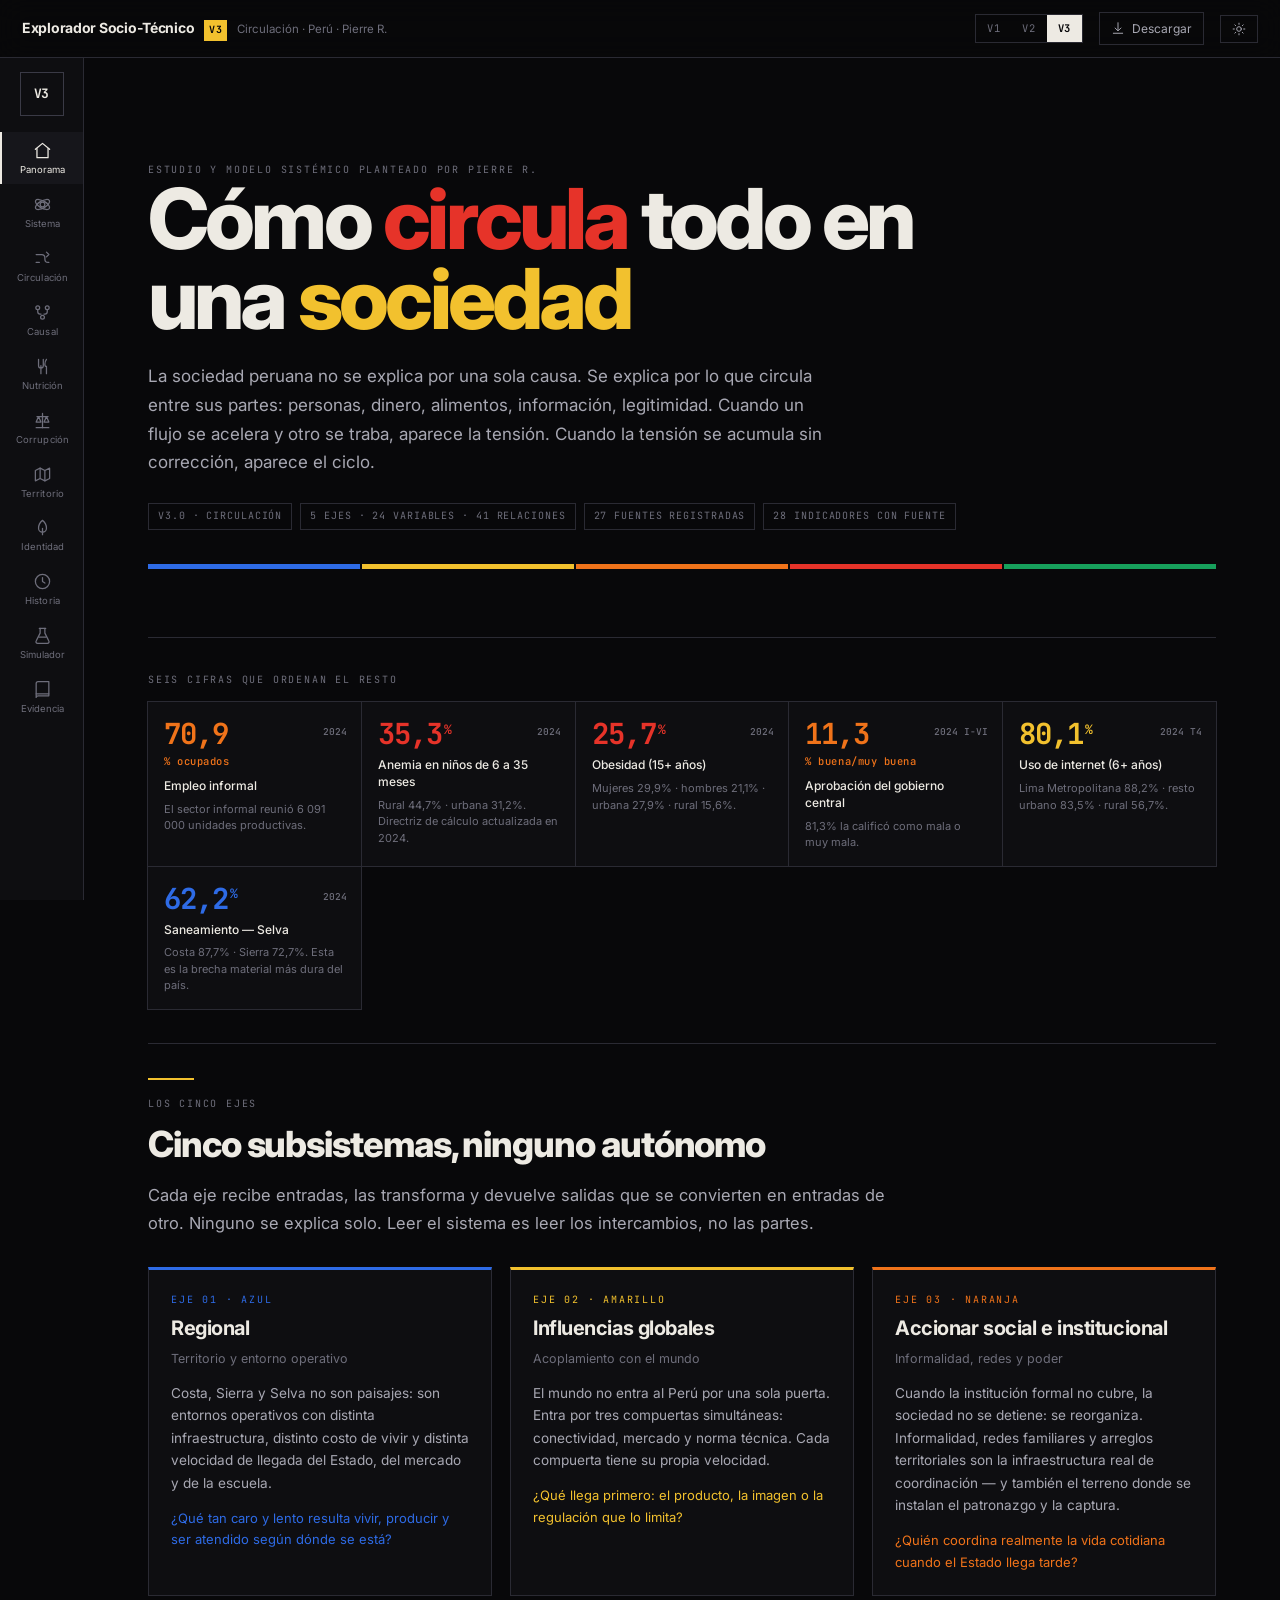
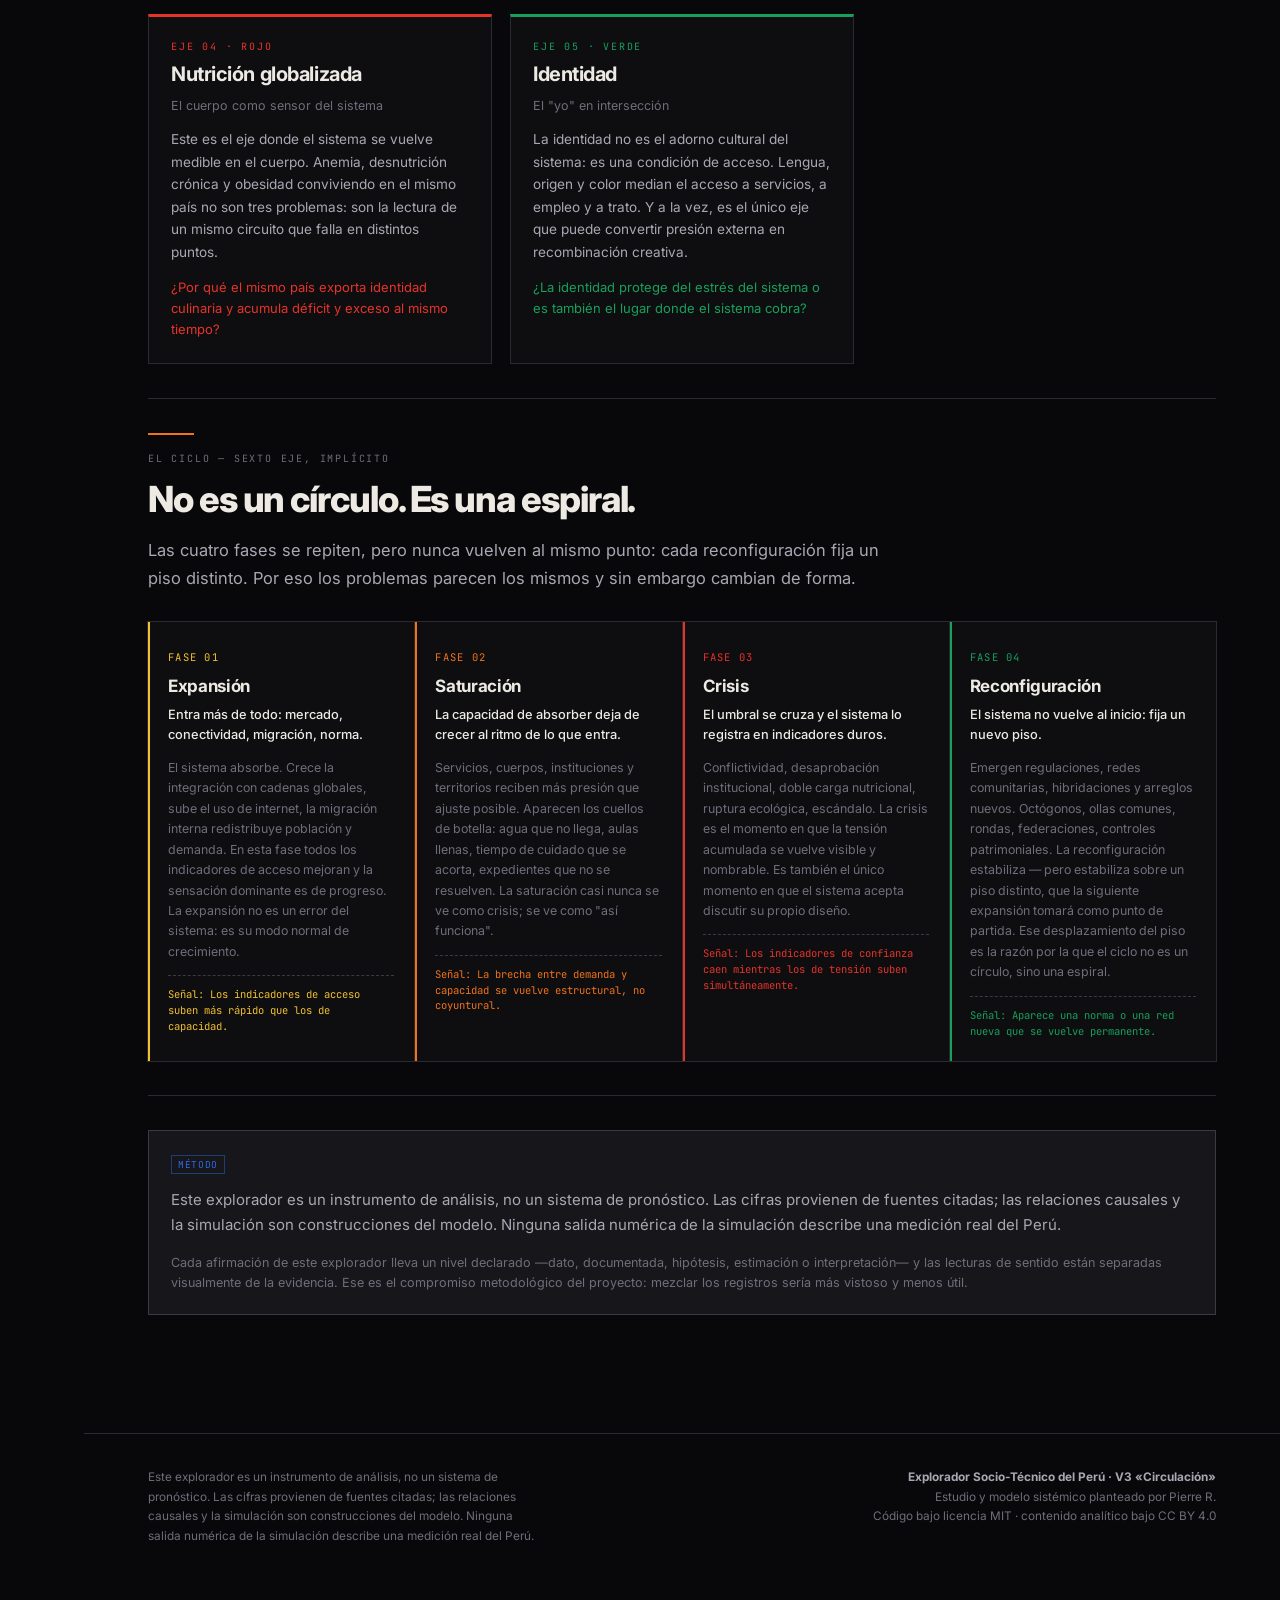
<file: v3.html>
<!DOCTYPE html>
<html lang="es">
<head>
  <meta charset="UTF-8">
  <meta name="viewport" content="width=device-width, initial-scale=1.0">
  <meta name="description" content="Explorador Socio-Técnico del Perú V3 · Circulación. Análisis sistémico de territorio, mercado, institucionalidad, nutrición e identidad, con grafos dinámicos, módulo de corrupción y simulador estocástico. Estudio planteado por Pierre R.">
  <meta name="author" content="Pierre R.">
  <meta name="theme-color" content="#08080A">
  <meta property="og:title" content="Explorador Socio-Técnico del Perú — V3 Circulación">
  <meta property="og:description" content="Cómo circula todo: territorio, mercado, cuerpo, poder e identidad. Grafos dinámicos, módulo de corrupción y simulador estocástico.">
  <meta property="og:type" content="website">
  <title>Explorador Socio-Técnico del Perú — V3 · Circulación</title>
  <link rel="icon" href="favicon.svg" type="image/svg+xml">
  <link rel="preconnect" href="https://fonts.googleapis.com">
  <link rel="preconnect" href="https://fonts.gstatic.com" crossorigin>
  <link href="https://fonts.googleapis.com/css2?family=Inter:wght@400;500;600;700;800&family=JetBrains+Mono:wght@400;500;700&display=swap" rel="stylesheet">
  <link rel="stylesheet" href="v3.css">
</head>
<body>

<!-- ===================================================== ICONOS (sprite) -->
<svg width="0" height="0" style="position:absolute" aria-hidden="true">
  <defs>
    <g id="i-home"><path d="M3 10.5 12 3l9 7.5"/><path d="M5 9.5V21h14V9.5"/></g>
    <g id="i-orbit"><circle cx="12" cy="12" r="3"/><ellipse cx="12" cy="12" rx="10" ry="4.5" transform="rotate(-30 12 12)"/><ellipse cx="12" cy="12" rx="10" ry="4.5" transform="rotate(30 12 12)"/></g>
    <g id="i-flow"><path d="M4 7h7a4 4 0 0 1 4 4v2a4 4 0 0 0 4 4h1"/><path d="m17 4 3 3-3 3"/><path d="M4 17h4"/></g>
    <g id="i-branch"><circle cx="6" cy="6" r="2.4"/><circle cx="18" cy="6" r="2.4"/><circle cx="12" cy="18" r="2.4"/><path d="M6 8.4V11a3 3 0 0 0 3 3h1.2M18 8.4V11a3 3 0 0 1-3 3h-1.2"/></g>
    <g id="i-food"><path d="M7 3v8a3 3 0 0 0 6 0V3M10 11v10M17 3c-1.5 2-2 4-2 6s.5 3 2 3v9"/></g>
    <g id="i-scale"><path d="M12 3v18M5 7h14M7 7l-3 7h6zM17 7l-3 7h6z"/><path d="M4 21h16"/></g>
    <g id="i-map"><path d="M9 4 3 7v13l6-3 6 3 6-3V4l-6 3z"/><path d="M9 4v13M15 7v13"/></g>
    <g id="i-id"><path d="M12 3c-4 3-5 7-5 10a5 5 0 0 0 10 0c0-3-1-7-5-10zM12 13v8"/></g>
    <g id="i-clock"><circle cx="12" cy="12" r="9"/><path d="M12 7v5l3 2"/></g>
    <g id="i-lab"><path d="M9 3v6L4 19a2 2 0 0 0 1.8 3h12.4A2 2 0 0 0 20 19l-5-10V3"/><path d="M8 3h8M7.5 14h9"/></g>
    <g id="i-book"><path d="M4 4.5A2.5 2.5 0 0 1 6.5 2H20v18H6.5A2.5 2.5 0 0 0 4 22z"/><path d="M4 17.5h16"/></g>
    <g id="i-down"><path d="M12 3v13"/><path d="m7 12 5 5 5-5"/><path d="M4 21h16"/></g>
    <g id="i-moon"><path d="M20 14.5A8.5 8.5 0 0 1 9.5 4 8.5 8.5 0 1 0 20 14.5z"/></g>
    <g id="i-sun"><circle cx="12" cy="12" r="4"/><path d="M12 2v2M12 20v2M4.9 4.9l1.4 1.4M17.7 17.7l1.4 1.4M2 12h2M20 12h2M4.9 19.1l1.4-1.4M17.7 6.3l1.4-1.4"/></g>
    <g id="i-fit"><path d="M4 9V4h5M20 9V4h-5M4 15v5h5M20 15v5h-5"/></g>
    <g id="i-center"><circle cx="12" cy="12" r="3"/><path d="M12 2v4M12 18v4M2 12h4M18 12h4"/></g>
    <g id="i-shuffle"><path d="M3 6h4l4 12h6"/><path d="M3 18h4l2-6"/><path d="m17 3 4 3-4 3M17 15l4 3-4 3"/></g>
    <g id="i-play"><path d="M7 4l13 8-13 8z"/></g>
    <g id="i-dice"><rect x="3" y="3" width="18" height="18" rx="2"/><circle cx="8.5" cy="8.5" r="1.1"/><circle cx="15.5" cy="15.5" r="1.1"/><circle cx="12" cy="12" r="1.1"/></g>
    <g id="i-search"><circle cx="11" cy="11" r="7"/><path d="m20 20-3.5-3.5"/></g>
    <g id="i-cursor"><path d="m5 3 6 18 2.5-7.5L21 11z"/></g>
    <g id="i-print"><path d="M6 9V3h12v6"/><rect x="3" y="9" width="18" height="8" rx="1.5"/><path d="M6 15h12v6H6z"/></g>
    <g id="i-anim"><path d="M12 3a9 9 0 1 0 9 9"/><path d="M12 7v5l3.5 2"/><path d="M21 3v6h-6"/></g>
  </defs>
</svg>

<!-- ============================================================== TOPBAR -->
<!-- Va fuera de .shell y ocupa todo el ancho: así el rail lateral cuelga
     debajo en escritorio y, en móvil, se apila justo debajo sin solaparse. -->
<header class="topbar">
  <div class="brand">
    <b>Explorador Socio-Técnico</b>
    <em>V3</em>
    <small>Circulación · Perú · Pierre R.</small>
  </div>
  <span class="topbar-sp"></span>

  <div class="vers" aria-label="Cambiar versión">
    <a href="index.html" title="Versión 1">V1</a>
    <a href="v2.html" title="Versión 2">V2</a>
    <span class="on">V3</span>
  </div>

  <div class="dd">
    <button class="tbtn" id="dlBtn" aria-haspopup="true" aria-expanded="false">
      <svg viewBox="0 0 24 24"><use href="#i-down"/></svg><span>Descargar</span>
    </button>
    <div class="dd-menu hidden" id="dlMenu" role="menu"></div>
  </div>

  <button class="tbtn" id="themeBtn" title="Cambiar tema" aria-label="Cambiar tema">
    <svg viewBox="0 0 24 24"><use href="#i-sun" id="themeIcon"/></svg>
  </button>
</header>

<div class="shell">

  <!-- ============================================================== RAIL -->
  <nav class="rail" id="rail" aria-label="Capítulos del explorador">
    <a class="rail-mark" href="index.html" title="Volver al índice de versiones">V3</a>
    <!-- botones inyectados por JS -->
    <span class="rail-sp"></span>
  </nav>

  <div class="main">

    <!-- ========================================================== STAGE -->
    <main class="stage" id="stage" tabindex="-1"></main>

    <footer class="foot">
      <div class="wrap">
        <p id="footNote"></p>
        <p style="text-align:right">
          <b>Explorador Socio-Técnico del Perú · V3 «Circulación»</b><br>
          Estudio y modelo sistémico planteado por Pierre R.<br>
          Código bajo licencia MIT · contenido analítico bajo CC BY 4.0
        </p>
      </div>
    </footer>
  </div>
</div>

<div class="toasts" id="toasts" aria-live="polite"></div>

<!-- Cytoscape 3.26.0 (MIT) servido desde el propio repositorio: la V3 no depende
     de ninguna CDN para funcionar. Si el archivo local faltara, se intenta la CDN. -->
<script src="vendor/cytoscape.min.js"></script>
<script>
  if (typeof cytoscape === 'undefined') {
    document.write('<script src="https://cdnjs.cloudflare.com/ajax/libs/cytoscape/3.26.0/cytoscape.min.js"><\/script>');
  }
</script>
<script src="v3-data.js"></script>
<script src="v3-sim.js"></script>
<script src="v3-app.js"></script>
</body>
</html>
</file>
<file: v3.css>
/* =============================================================================
   EXPLORADOR SOCIO-TÉCNICO DEL PERÚ — V3 "CIRCULACIÓN"
   Sistema visual.

   PALETA: cinco colores básicos + negro + hueso.
   Regla: el color nunca es decorativo. Marca eje, dato o estado.
   El hueso (#EDEAE3) se reserva para titulares y cifras; el cuerpo va en gris.
   ========================================================================== */

:root {
  /* colores básicos — únicos permitidos */
  --azul:     #2E6BE6;
  --amarillo: #F2C12E;
  --naranja:  #F0731A;
  --rojo:     #E63329;
  --verde:    #17A05C;

  /* neutros */
  --ink-0: #08080A;
  --ink-1: #0E0E11;
  --ink-2: #16161B;
  --ink-3: #1F1F26;
  --line:  #2A2A33;
  --line-2:#3A3A46;
  --bone:  #EDEAE3;
  --text:  #A8A8B3;
  --dim:   #6E6E7B;

  --bg:       var(--ink-0);
  --panel:    var(--ink-1);
  --panel-2:  var(--ink-2);
  --raised:   var(--ink-3);
  --border:   var(--line);
  --border-2: var(--line-2);
  --heading:  var(--bone);
  --body:     var(--text);
  --muted:    var(--dim);

  --rail-w: 84px;
  --max: 1120px;
  --r: 4px;

  --mono: ui-monospace, "SF Mono", "JetBrains Mono", "Roboto Mono", Menlo, monospace;
  --sans: "Inter", ui-sans-serif, system-ui, -apple-system, "Segoe UI", Roboto, sans-serif;

  --t: 180ms cubic-bezier(.32,.72,.32,1);
}

html.light {
  --bg:       #EDEAE3;
  --panel:    #F5F3EE;
  --panel-2:  #FFFFFF;
  --raised:   #E4E0D6;
  --border:   #D2CDC0;
  --border-2: #B8B2A2;
  --heading:  #101014;
  --body:     #45454F;
  --muted:    #78747A;
}

/* ------------------------------------------------------------------ BASE */
*, *::before, *::after { box-sizing: border-box; }

html { -webkit-text-size-adjust: 100%; scroll-behavior: smooth; }

body {
  margin: 0;
  background: var(--bg);
  color: var(--body);
  font-family: var(--sans);
  font-size: 15px;
  line-height: 1.65;
  -webkit-font-smoothing: antialiased;
  overflow-x: hidden;
}

h1,h2,h3,h4,h5 { color: var(--heading); margin: 0; line-height: 1.12; letter-spacing: -.022em; font-weight: 700; }
p { margin: 0 0 1em; }
a { color: inherit; }
button, input, select, textarea { font: inherit; color: inherit; }
button { cursor: pointer; background: none; border: none; padding: 0; }
svg { display: block; }
::selection { background: var(--amarillo); color: #08080A; }

:focus-visible { outline: 2px solid var(--azul); outline-offset: 2px; border-radius: 2px; }

.eyebrow {
  font-family: var(--mono);
  font-size: 10px;
  letter-spacing: .18em;
  text-transform: uppercase;
  color: var(--muted);
  display: block;
}
.num { font-family: var(--mono); font-variant-numeric: tabular-nums; }
.hidden { display: none !important; }
.sr { position:absolute; width:1px; height:1px; overflow:hidden; clip:rect(0 0 0 0); white-space:nowrap; }

/* ----------------------------------------------------------------- SHELL */
.shell { display: flex; min-height: 100vh; }

/* ------------------------------------------------------------------ RAIL */
.rail {
  width: var(--rail-w);
  flex: 0 0 var(--rail-w);
  border-right: 1px solid var(--border);
  background: var(--panel);
  position: sticky;
  top: 58px;
  height: calc(100vh - 58px);
  display: flex;
  flex-direction: column;
  padding: 14px 0;
  gap: 2px;
  overflow-y: auto;
  overflow-x: hidden;
  z-index: 40;
  scrollbar-width: thin;
}
.rail-mark {
  width: 44px; height: 44px; margin: 0 auto 14px;
  border: 1px solid var(--border-2);
  display: grid; place-items: center;
  color: var(--heading);
  font-family: var(--mono); font-size: 13px; font-weight: 700; letter-spacing: -.04em;
  text-decoration: none;
  transition: var(--t);
}
.rail-mark:hover { border-color: var(--amarillo); color: var(--amarillo); }

.railbtn {
  width: 100%;
  padding: 9px 4px 8px;
  display: flex; flex-direction: column; align-items: center; gap: 5px;
  color: var(--muted);
  border-left: 2px solid transparent;
  transition: var(--t);
  text-align: center;
}
.railbtn svg { width: 19px; height: 19px; stroke: currentColor; fill: none; stroke-width: 1.6; stroke-linecap: round; stroke-linejoin: round; }
.railbtn span { font-size: 9.5px; letter-spacing: .01em; line-height: 1.15; }
.railbtn:hover { color: var(--heading); background: var(--panel-2); }
.railbtn.active { color: var(--heading); border-left-color: var(--acc, var(--amarillo)); background: var(--panel-2); }
.railbtn.active svg { color: var(--acc, var(--amarillo)); }
.rail-sp { flex: 1; }

/* ------------------------------------------------------------------ MAIN */
.main { flex: 1; min-width: 0; display: flex; flex-direction: column; }

.topbar {
  position: sticky; top: 0; z-index: 50;
  display: flex; align-items: center; gap: 16px;
  padding: 0 22px;
  height: 58px;
  background: color-mix(in srgb, var(--bg) 88%, transparent);
  backdrop-filter: blur(14px);
  -webkit-backdrop-filter: blur(14px);
  border-bottom: 1px solid var(--border);
}
.brand { display: flex; align-items: baseline; gap: 10px; min-width: 0; overflow: hidden; }
.brand b { color: var(--heading); font-size: 14px; font-weight: 700; letter-spacing: -.02em; white-space: nowrap; min-width: 0; overflow: hidden; text-overflow: ellipsis; }
.brand em { flex: 0 0 auto; }
.brand em {
  font-style: normal; font-family: var(--mono); font-size: 10px;
  color: var(--ink-0); background: var(--amarillo);
  padding: 2px 5px; letter-spacing: .06em; font-weight: 700;
}
.brand small { color: var(--muted); font-size: 11.5px; white-space: nowrap; overflow: hidden; text-overflow: ellipsis; }

.topbar-sp { flex: 1; }

.vers { display: flex; border: 1px solid var(--border); }
.vers a, .vers span {
  padding: 5px 11px; font-family: var(--mono); font-size: 10.5px; letter-spacing: .06em;
  text-decoration: none; color: var(--muted); transition: var(--t); white-space: nowrap;
}
.vers a:hover { color: var(--heading); background: var(--panel-2); }
.vers .on { background: var(--bone); color: var(--ink-0); font-weight: 700; }
html.light .vers .on { background: var(--ink-0); color: var(--bone); }

.tbtn {
  display: inline-flex; align-items: center; gap: 7px;
  padding: 6px 11px; border: 1px solid var(--border);
  color: var(--body); font-size: 12px; transition: var(--t); white-space: nowrap;
}
.tbtn svg { width: 14px; height: 14px; stroke: currentColor; fill: none; stroke-width: 1.7; stroke-linecap: round; stroke-linejoin: round; }
.tbtn:hover { color: var(--heading); border-color: var(--border-2); background: var(--panel-2); }

.dd { position: relative; }
.dd-menu {
  position: absolute; right: 0; top: calc(100% + 7px);
  min-width: 268px; background: var(--panel-2);
  border: 1px solid var(--border-2);
  padding: 6px; z-index: 60;
  box-shadow: 0 18px 44px rgba(0,0,0,.5);
}
html.light .dd-menu { box-shadow: 0 18px 44px rgba(0,0,0,.16); }
.dd-menu button {
  display: block; width: 100%; text-align: left;
  padding: 8px 10px; font-size: 12.5px; color: var(--body); transition: var(--t);
}
.dd-menu button:hover { background: var(--raised); color: var(--heading); }
.dd-menu button small { display: block; color: var(--muted); font-size: 10.5px; margin-top: 1px; }
.dd-sep { height: 1px; background: var(--border); margin: 5px 0; }
.dd-head { padding: 7px 10px 3px; }

/* ---------------------------------------------------------------- STAGE */
.stage { flex: 1; }
.wrap { max-width: var(--max); margin: 0 auto; padding: 0 26px; }
.wide { max-width: 1400px; margin: 0 auto; padding: 0 26px; }

.chapter { padding: 46px 0 78px; animation: rise .34s cubic-bezier(.22,.7,.3,1); }
@keyframes rise { from { opacity: 0; transform: translateY(10px); } to { opacity: 1; transform: none; } }

.chead { margin-bottom: 30px; max-width: 760px; }
.chead .eyebrow { margin-bottom: 12px; }
.chead h1 { font-size: clamp(27px, 4.4vw, 47px); font-weight: 800; letter-spacing: -.033em; }
.chead h2 { font-size: clamp(23px, 3.4vw, 36px); font-weight: 800; letter-spacing: -.03em; }
.chead .lead { margin-top: 16px; font-size: 16.5px; line-height: 1.72; color: var(--body); }
.chead .lead strong { color: var(--heading); font-weight: 600; }

.rule { height: 1px; background: var(--border); margin: 34px 0; }
.rule-acc { height: 2px; width: 46px; background: var(--acc, var(--amarillo)); margin-bottom: 16px; }

/* ------------------------------------------------------------------ HERO */
.hero { padding: 58px 0 34px; }
.hero h1 {
  font-size: clamp(34px, 7.2vw, 84px);
  font-weight: 800; letter-spacing: -.045em; line-height: .96;
  max-width: 15ch;
}
.hero h1 .k { color: var(--rojo); }
.hero h1 .k2 { color: var(--amarillo); }
.hero-sub { margin-top: 22px; max-width: 62ch; font-size: 17px; line-height: 1.7; }
.hero-meta { display: flex; flex-wrap: wrap; gap: 8px; margin-top: 26px; }
.chip {
  font-family: var(--mono); font-size: 10px; letter-spacing: .09em; text-transform: uppercase;
  padding: 4px 9px; border: 1px solid var(--border); color: var(--muted);
}
.chip.on { border-color: var(--acc); color: var(--acc); }

/* thin axis bar under hero */
.axisbar { display: grid; grid-template-columns: repeat(5, 1fr); gap: 2px; margin-top: 34px; }
.axisbar i { height: 5px; display: block; }

/* ------------------------------------------------------------------- KPI */
.kpis { display: grid; grid-template-columns: repeat(auto-fit, minmax(178px, 1fr)); gap: 1px; }
.kpi { background: var(--panel); padding: 17px 16px 15px; transition: var(--t); position: relative; box-shadow: 0 0 0 1px var(--border); }
.kpi:hover { background: var(--panel-2); }
.kpi b { display: block; font-family: var(--mono); font-size: 29px; font-weight: 700; color: var(--acc, var(--heading)); letter-spacing: -.035em; line-height: 1; }
.kpi b sup { font-size: 13px; font-weight: 500; margin-left: 2px; letter-spacing: 0; top: -.75em; }
.kpi .un { display: block; margin-top: 6px; font-family: var(--mono); font-size: 10.5px; letter-spacing: .05em; color: var(--acc, var(--muted)); font-weight: 500; }
.kpi span { display: block; margin-top: 9px; font-size: 12px; line-height: 1.4; color: var(--heading); font-weight: 500; }
.kpi small { display: block; margin-top: 6px; font-size: 11px; line-height: 1.5; color: var(--muted); }
.kpi .yr { position: absolute; top: 14px; right: 14px; font-family: var(--mono); font-size: 9.5px; color: var(--muted); }

/* ------------------------------------------------------------------ CARD */
.card { background: var(--panel); border: 1px solid var(--border); padding: 22px; }
.card h3 { font-size: 16px; margin-bottom: 10px; }
.grid2 { display: grid; grid-template-columns: repeat(auto-fit, minmax(320px, 1fr)); gap: 18px; }
.grid3 { display: grid; grid-template-columns: repeat(auto-fit, minmax(250px, 1fr)); gap: 18px; }

/* ----------------------------------------------------------------- PROSE */
.prose { max-width: 74ch; }
.prose h3 { font-size: 19px; margin: 34px 0 10px; letter-spacing: -.02em; }
.prose h3:first-child { margin-top: 0; }
.prose p { font-size: 15.5px; line-height: 1.78; }
.prose strong { color: var(--heading); font-weight: 600; }
.prose .cite { display: flex; flex-wrap: wrap; gap: 5px; margin: -2px 0 22px; }

.srctag {
  font-family: var(--mono); font-size: 9.5px; letter-spacing: .05em;
  padding: 2px 6px; border: 1px solid var(--border); color: var(--muted);
  text-decoration: none; transition: var(--t); text-transform: uppercase;
}
.srctag:hover { border-color: var(--azul); color: var(--azul); }

/* nivel de evidencia */
.lvl { font-family: var(--mono); font-size: 9.5px; letter-spacing: .07em; text-transform: uppercase; padding: 2px 6px; border: 1px solid; white-space: nowrap; }
.lvl-dato          { color: var(--azul);     border-color: color-mix(in srgb, var(--azul) 45%, transparent); }
.lvl-documentada   { color: var(--verde);    border-color: color-mix(in srgb, var(--verde) 45%, transparent); }
.lvl-hipotesis     { color: var(--amarillo); border-color: color-mix(in srgb, var(--amarillo) 45%, transparent); }
.lvl-estimacion    { color: var(--naranja);  border-color: color-mix(in srgb, var(--naranja) 45%, transparent); }
.lvl-interpretacion{ color: var(--rojo);     border-color: color-mix(in srgb, var(--rojo) 45%, transparent); }

/* bloque interpretativo — visualmente separado a propósito */
.interp {
  border: 1px solid color-mix(in srgb, var(--rojo) 34%, var(--border));
  background: color-mix(in srgb, var(--rojo) 5%, var(--panel));
  padding: 26px 26px 8px;
  margin-top: 30px;
  position: relative;
}
.interp::before {
  content: ''; position: absolute; left: 0; top: 0; bottom: 0; width: 2px; background: var(--rojo);
}
.interp h3 { color: var(--heading); font-size: 17px; margin-bottom: 4px; }
.interp .warn {
  font-family: var(--mono); font-size: 10.5px; color: var(--rojo);
  letter-spacing: .04em; margin: 0 0 16px; line-height: 1.5;
}
.interp p { font-size: 15.5px; line-height: 1.8; }
.interp p:last-of-type { margin-bottom: 22px; }

/* --------------------------------------------------------------- GRÁFICO */
.stagegraph { display: grid; grid-template-columns: minmax(0,1fr) 322px; gap: 18px; align-items: start; }
.graphcard { border: 1px solid var(--border); background: var(--panel); display: flex; flex-direction: column; min-width: 0; }
.gtool { display: flex; align-items: center; gap: 10px; padding: 11px 14px; border-bottom: 1px solid var(--border); flex-wrap: wrap; }
.gtool .eyebrow { margin: 0; }
.gtool strong { color: var(--heading); font-size: 13px; font-weight: 600; }
.gtool-sp { flex: 1; }
.iact {
  width: 28px; height: 28px; display: grid; place-items: center;
  border: 1px solid var(--border); color: var(--muted); transition: var(--t);
}
.iact svg { width: 14px; height: 14px; stroke: currentColor; fill: none; stroke-width: 1.7; stroke-linecap: round; stroke-linejoin: round; }
.iact:hover, .iact.on { color: var(--heading); border-color: var(--border-2); background: var(--raised); }
.iact.on { color: var(--amarillo); border-color: var(--amarillo); }

.graph { height: 560px; min-height: 380px; width: 100%; background: var(--panel); }
.graph.tall { height: 620px; }

.legend { display: flex; flex-wrap: wrap; gap: 6px 16px; padding: 11px 14px; border-top: 1px solid var(--border); font-size: 11px; color: var(--muted); align-items: center; }
.legend i { width: 9px; height: 9px; border-radius: 50%; display: inline-block; margin-right: 6px; vertical-align: -1px; }
.legend .sq { width: 12px; height: 8px; border-radius: 1px; }
.legend .dashed { width: 18px; height: 0; border-top: 1.6px dashed currentColor; border-radius: 0; margin-right: 6px; }
.legend .solid  { width: 18px; height: 0; border-top: 1.6px solid currentColor; border-radius: 0; margin-right: 6px; }

.inspector {
  border: 1px solid var(--border); background: var(--panel);
  padding: 20px; position: sticky; top: 74px; max-height: calc(100vh - 96px); overflow-y: auto;
}
.inspector h3 { font-size: 18px; margin: 8px 0 8px; letter-spacing: -.02em; }
.inspector p { font-size: 13.4px; line-height: 1.65; }
.insp-empty { text-align: center; padding: 40px 8px; color: var(--muted); }
.insp-empty svg { width: 26px; height: 26px; margin: 0 auto 12px; stroke: currentColor; fill: none; stroke-width: 1.4; }
.insp-empty h3 { font-size: 14px; color: var(--body); }
.insp-empty p { font-size: 12.5px; }
.nodebadge { display: inline-flex; align-items: center; gap: 7px; font-family: var(--mono); font-size: 10px; letter-spacing: .09em; text-transform: uppercase; color: var(--muted); }
.nodebadge i { width: 8px; height: 8px; border-radius: 50%; display: block; }
.iblock { margin-top: 20px; padding-top: 16px; border-top: 1px solid var(--border); }
.iblock h4 { font-family: var(--mono); font-size: 10px; letter-spacing: .14em; text-transform: uppercase; color: var(--muted); margin-bottom: 11px; font-weight: 500; }
.meta { display: grid; grid-template-columns: 1fr 1fr; gap: 1px; background: var(--border); border: 1px solid var(--border); }
.meta div { background: var(--panel-2); padding: 9px 10px; }
.meta b { display: block; color: var(--heading); font-size: 13px; font-family: var(--mono); }
.meta span { display: block; font-size: 10.5px; color: var(--muted); margin-top: 2px; }
.mini { display: flex; flex-direction: column; gap: 6px; }
.mini a, .mini div {
  display: block; padding: 9px 11px; background: var(--panel-2); border: 1px solid var(--border);
  font-size: 12px; color: var(--body); text-decoration: none; transition: var(--t); line-height: 1.45;
}
.mini a:hover { border-color: var(--azul); color: var(--heading); }
.mini b { color: var(--heading); font-weight: 600; }
.mini small { display: block; color: var(--muted); font-size: 10.5px; margin-top: 3px; }

/* --------------------------------------------------------------- FILTROS */
.filters { display: flex; flex-wrap: wrap; gap: 6px; margin-bottom: 16px; align-items: center; }
.fchip {
  display: inline-flex; align-items: center; gap: 7px;
  padding: 5px 10px; border: 1px solid var(--border); font-size: 11.5px; color: var(--muted); transition: var(--t);
}
.fchip i { width: 8px; height: 8px; border-radius: 50%; display: block; opacity: .35; transition: var(--t); }
.fchip.on { color: var(--heading); border-color: var(--border-2); }
.fchip.on i { opacity: 1; }
.fchip:hover { border-color: var(--border-2); }

.search { display: flex; align-items: center; gap: 8px; border: 1px solid var(--border); padding: 5px 10px; min-width: 210px; flex: 1; max-width: 320px; }
.search svg { width: 14px; height: 14px; stroke: var(--muted); fill: none; stroke-width: 1.7; flex: 0 0 auto; }
.search input { background: none; border: none; outline: none; width: 100%; font-size: 12.5px; color: var(--heading); }
.search input::placeholder { color: var(--muted); }

/* ----------------------------------------------------------- CIRCULACIÓN */
.circ { border: 1px solid var(--border); background: var(--panel); position: relative; overflow: hidden; }
.circ svg { width: 100%; height: auto; display: block; }
.flowline { animation: dashmove 1.1s linear infinite; }
@keyframes dashmove { to { stroke-dashoffset: -28; } }

.flowlist { display: grid; grid-template-columns: repeat(auto-fit, minmax(215px, 1fr)); gap: 1px; margin-top: 1px; }
.flowitem { background: var(--panel); padding: 15px 16px; text-align: left; transition: var(--t); border-top: 2px solid transparent; box-shadow: 0 0 0 1px var(--border); }
.flowitem:hover { background: var(--panel-2); }
.flowitem.on { background: var(--panel-2); border-top-color: var(--acc); }
.flowitem b { display: flex; align-items: center; gap: 8px; color: var(--heading); font-size: 13px; font-weight: 600; }
.flowitem b i { width: 8px; height: 8px; border-radius: 50%; background: var(--acc); display: block; flex: 0 0 auto; }
.flowitem span { display: block; font-size: 11.5px; color: var(--muted); margin-top: 7px; line-height: 1.55; }
.flowitem em { display: block; font-style: normal; font-family: var(--mono); font-size: 9.5px; letter-spacing: .09em; text-transform: uppercase; color: var(--acc); margin-top: 9px; }

/* ------------------------------------------------------------------ PASOS */
.steps { display: grid; grid-template-columns: repeat(auto-fit, minmax(230px, 1fr)); gap: 1px; }
.step { background: var(--panel); padding: 20px 18px; position: relative; box-shadow: 0 0 0 1px var(--border); }
.step::before { content: ''; position: absolute; top: 0; left: 0; right: 0; height: 2px; background: var(--acc); }
.step b { font-family: var(--mono); font-size: 11px; color: var(--acc); letter-spacing: .1em; }
.step h4 { font-size: 14.5px; margin: 9px 0 8px; }
.step p { font-size: 12.6px; line-height: 1.6; margin: 0; color: var(--muted); }

/* ------------------------------------------------------------------ CICLO */
.cyclegrid { display: grid; grid-template-columns: repeat(auto-fit, minmax(228px, 1fr)); gap: 1px; }
.cyc { background: var(--panel); padding: 22px 20px; transition: var(--t); position: relative; text-align: left; box-shadow: 0 0 0 1px var(--border); }
.cyc:hover { background: var(--panel-2); }
.cyc .n { font-family: var(--mono); font-size: 10.5px; color: var(--acc); letter-spacing: .12em; }
.cyc h4 { font-size: 17px; margin: 8px 0 9px; letter-spacing: -.02em; }
.cyc .sh { font-size: 12.8px; color: var(--heading); font-weight: 500; line-height: 1.55; }
.cyc .bd { font-size: 12.4px; color: var(--muted); margin-top: 10px; line-height: 1.65; }
.cyc .sg { display: block; margin-top: 13px; padding-top: 11px; border-top: 1px dashed var(--border-2); font-family: var(--mono); font-size: 10.5px; color: var(--acc); line-height: 1.5; }
.cyc::after { content: ''; position: absolute; left: 0; top: 0; bottom: 0; width: 2px; background: var(--acc); }

/* ------------------------------------------------------------------ TABLA */
.tbl { width: 100%; border-collapse: collapse; font-size: 13px; }
.tbl th {
  text-align: left; font-family: var(--mono); font-size: 10px; letter-spacing: .12em; text-transform: uppercase;
  color: var(--muted); font-weight: 500; padding: 9px 12px; border-bottom: 1px solid var(--border-2);
}
.tbl td { padding: 10px 12px; border-bottom: 1px solid var(--border); color: var(--body); vertical-align: top; }
.tbl tr:hover td { background: var(--panel-2); }
.tbl td b { color: var(--heading); font-weight: 600; }
.tbl .n { font-family: var(--mono); text-align: right; font-variant-numeric: tabular-nums; color: var(--heading); }
.tblwrap { overflow-x: auto; border: 1px solid var(--border); background: var(--panel); }

/* ------------------------------------------------------------- BARRAS REG */
.regions { display: grid; grid-template-columns: repeat(auto-fit, minmax(280px, 1fr)); gap: 18px; }
.region { border: 1px solid var(--border); background: var(--panel); padding: 20px; border-top: 3px solid var(--acc); }
.region h4 { font-size: 20px; letter-spacing: -.025em; }
.region > p { font-size: 12.5px; color: var(--muted); margin: 9px 0 18px; line-height: 1.6; }
.bar { margin-bottom: 12px; }
.bar-h { display: flex; justify-content: space-between; align-items: baseline; gap: 10px; font-size: 11.5px; margin-bottom: 5px; }
.bar-h span { color: var(--muted); }
.bar-h b { font-family: var(--mono); color: var(--heading); font-size: 13px; }
.bar-t { height: 4px; background: var(--raised); overflow: hidden; }
.bar-f { height: 100%; background: var(--acc); width: 0; transition: width .8s cubic-bezier(.22,.7,.3,1); }

/* -------------------------------------------------------------- TIMELINE */
.tl { border-left: 1px solid var(--border); margin-left: 8px; }
.tlrow {
  display: grid; grid-template-columns: 108px minmax(0,1fr); gap: 20px;
  padding: 16px 0 16px 22px; position: relative; text-align: left; width: 100%; transition: var(--t);
}
.tlrow::before {
  content: ''; position: absolute; left: -4.5px; top: 24px; width: 8px; height: 8px; border-radius: 50%;
  background: var(--bg); border: 2px solid var(--acc); transition: var(--t);
}
.tlrow:hover { background: var(--panel); }
.tlrow:hover::before { background: var(--acc); }
.tlrow .yr { font-family: var(--mono); font-size: 12px; color: var(--acc); letter-spacing: .02em; padding-top: 2px; }
.tlrow h4 { font-size: 15px; margin-bottom: 6px; }
.tlrow p { font-size: 12.8px; color: var(--muted); margin: 0; line-height: 1.65; }

/* ---------------------------------------------------------- CORRUPCIÓN UI */
.lens3 { display: grid; grid-template-columns: repeat(auto-fit, minmax(300px, 1fr)); gap: 1px; }
.lensc { background: var(--panel); padding: 24px 22px; border-top: 3px solid var(--acc); box-shadow: 0 0 0 1px var(--border); }
.lensc .who { font-family: var(--mono); font-size: 10px; letter-spacing: .12em; text-transform: uppercase; color: var(--acc); }
.lensc h4 { font-size: 16px; margin: 9px 0 4px; letter-spacing: -.02em; }
.lensc .work { font-size: 12px; color: var(--muted); font-style: italic; margin-bottom: 14px; }
.lensc .thesis { font-size: 13.6px; color: var(--heading); line-height: 1.62; padding-left: 12px; border-left: 2px solid var(--acc); margin-bottom: 16px; }
.lensc ul { margin: 0; padding: 0; list-style: none; }
.lensc li { font-size: 12.7px; color: var(--muted); line-height: 1.62; padding: 9px 0 9px 17px; position: relative; border-top: 1px solid var(--border); }
.lensc li::before { content: '→'; position: absolute; left: 0; color: var(--acc); font-family: var(--mono); font-size: 11px; }
.lensc .est { margin-top: 15px; padding-top: 13px; border-top: 1px dashed var(--border-2); font-size: 11.8px; color: var(--muted); line-height: 1.6; }
.lensc .est .lvl { margin-bottom: 7px; display: inline-block; }

.callout { border: 1px solid var(--border-2); background: var(--panel-2); padding: 20px 22px; }
.callout p:last-child { margin-bottom: 0; }

/* ------------------------------------------------------------- SIMULADOR */
.simgrid { display: grid; grid-template-columns: 300px minmax(0,1fr); gap: 18px; align-items: start; }
.simpanel { border: 1px solid var(--border); background: var(--panel); padding: 20px; position: sticky; top: 74px; }
.sl { display: block; margin-bottom: 15px; }
.sl-h { display: flex; justify-content: space-between; align-items: baseline; gap: 8px; margin-bottom: 6px; }
.sl-h span { font-size: 11.8px; color: var(--body); line-height: 1.3; }
.sl-h output { font-family: var(--mono); font-size: 13px; color: var(--acc); font-weight: 600; }
input[type=range] {
  -webkit-appearance: none; appearance: none; width: 100%; height: 3px; background: var(--raised); outline: none; cursor: pointer;
}
input[type=range]::-webkit-slider-thumb {
  -webkit-appearance: none; appearance: none; width: 13px; height: 13px; border-radius: 50%;
  background: var(--acc, var(--bone)); cursor: pointer; border: none; transition: transform var(--t);
}
input[type=range]::-webkit-slider-thumb:hover { transform: scale(1.28); }
input[type=range]::-moz-range-thumb { width: 13px; height: 13px; border-radius: 50%; background: var(--acc, var(--bone)); border: none; cursor: pointer; }

.simbtns { display: grid; gap: 7px; margin-top: 18px; }
.btn {
  display: flex; align-items: center; justify-content: center; gap: 8px;
  padding: 10px 14px; border: 1px solid var(--border-2); color: var(--heading);
  font-size: 12.5px; font-weight: 500; transition: var(--t); text-decoration: none;
}
.btn svg { width: 14px; height: 14px; stroke: currentColor; fill: none; stroke-width: 1.8; stroke-linecap: round; stroke-linejoin: round; }
.btn:hover { background: var(--raised); }
.btn-key { background: var(--bone); color: var(--ink-0); border-color: var(--bone); font-weight: 600; }
.btn-key:hover { background: var(--amarillo); border-color: var(--amarillo); color: var(--ink-0); }
html.light .btn-key { background: var(--ink-0); color: var(--bone); border-color: var(--ink-0); }
html.light .btn-key:hover { background: var(--rojo); border-color: var(--rojo); color: #fff; }

.seedrow { display: flex; align-items: center; gap: 8px; margin-top: 14px; padding-top: 14px; border-top: 1px solid var(--border); }
.seedrow label { font-family: var(--mono); font-size: 10px; letter-spacing: .1em; text-transform: uppercase; color: var(--muted); }
.seedrow input {
  flex: 1; min-width: 0; background: var(--panel-2); border: 1px solid var(--border); padding: 5px 8px;
  font-family: var(--mono); font-size: 12px; color: var(--heading); outline: none;
}

.presets { display: flex; flex-wrap: wrap; gap: 5px; margin-bottom: 18px; }
.pchip { padding: 5px 10px; border: 1px solid var(--border); font-size: 11.2px; color: var(--muted); transition: var(--t); }
.pchip:hover { border-color: var(--border-2); color: var(--heading); }
.pchip.on { background: var(--raised); color: var(--heading); border-color: var(--border-2); }

.diag { border: 1px solid var(--border-2); background: var(--panel-2); padding: 16px 18px; margin-bottom: 16px; }
.diag b { display: block; color: var(--heading); font-size: 19px; letter-spacing: -.02em; font-family: var(--mono); }
.diag span { display: block; font-size: 12.6px; color: var(--muted); margin-top: 7px; line-height: 1.6; }
.diag .lvl { margin-bottom: 10px; display: inline-block; }

.metrics { display: grid; grid-template-columns: repeat(auto-fit, minmax(142px, 1fr)); gap: 1px; margin-bottom: 16px; }
.metric { background: var(--panel); padding: 12px 13px; border-left: 2px solid var(--acc); box-shadow: 0 0 0 1px var(--border); }
.metric span { display: block; font-size: 11px; color: var(--muted); line-height: 1.35; }
.metric b { display: block; font-family: var(--mono); font-size: 21px; color: var(--heading); margin-top: 5px; letter-spacing: -.03em; }
.metric i { display: block; font-style: normal; font-family: var(--mono); font-size: 10px; color: var(--acc); margin-top: 3px; }

.chartbox { border: 1px solid var(--border); background: var(--panel); padding: 16px; margin-bottom: 16px; }
.chartbox .ch-h { display: flex; align-items: baseline; justify-content: space-between; gap: 12px; margin-bottom: 12px; flex-wrap: wrap; }
.chartbox .ch-h strong { color: var(--heading); font-size: 13.5px; font-weight: 600; }
.chartbox .ch-h span { font-size: 11.5px; color: var(--muted); }
.chartbox svg { width: 100%; height: auto; overflow: visible; color: var(--body); }
.chleg { display: flex; flex-wrap: wrap; gap: 5px 15px; margin-top: 11px; font-size: 11px; color: var(--muted); }
.chleg i { width: 11px; height: 2.5px; display: inline-block; margin-right: 6px; vertical-align: 3px; }

/* -------------------------------------------------------------- FUENTES */
.srcgrid { display: grid; grid-template-columns: repeat(auto-fit, minmax(288px, 1fr)); gap: 1px; }
.src { background: var(--panel); padding: 18px; display: block; text-decoration: none; transition: var(--t); box-shadow: 0 0 0 1px var(--border); }
.src:hover { background: var(--panel-2); }
.src .inst { color: var(--heading); font-size: 13.5px; font-weight: 600; }
.src .nm { font-size: 12.4px; color: var(--body); margin-top: 4px; line-height: 1.5; }
.src .use { font-size: 11.8px; color: var(--muted); margin-top: 9px; line-height: 1.6; }
.src .rl { display: inline-block; margin-top: 11px; font-family: var(--mono); font-size: 9.5px; letter-spacing: .09em; text-transform: uppercase; color: var(--muted); border: 1px solid var(--border); padding: 2px 6px; }

/* ------------------------------------------------------------- GLOSARIO */
.gloss { display: grid; grid-template-columns: repeat(auto-fit, minmax(268px, 1fr)); gap: 1px; }
.gl { background: var(--panel); padding: 16px 17px; box-shadow: 0 0 0 1px var(--border); }
.gl b { display: block; color: var(--heading); font-size: 13px; margin-bottom: 6px; }
.gl span { font-size: 12.2px; color: var(--muted); line-height: 1.6; }

/* ------------------------------------------------------------- TENSIONES */
.tens { display: grid; gap: 1px; background: var(--border); border: 1px solid var(--border); }
.ten { background: var(--panel); padding: 15px 18px; display: grid; grid-template-columns: 210px minmax(0,1fr); gap: 18px; align-items: baseline; }
.ten .pair { font-family: var(--mono); font-size: 12px; color: var(--heading); }
.ten .pair em { font-style: normal; color: var(--rojo); margin: 0 7px; }
.ten p { margin: 0; font-size: 12.8px; color: var(--muted); line-height: 1.6; }

/* ---------------------------------------------------------------- FOOTER */
.foot { border-top: 1px solid var(--border); padding: 34px 0 46px; margin-top: 40px; }
.foot .wrap { display: flex; flex-wrap: wrap; gap: 22px; justify-content: space-between; align-items: flex-start; }
.foot p { font-size: 11.8px; color: var(--muted); max-width: 56ch; line-height: 1.65; }
.foot b { color: var(--body); }

/* ----------------------------------------------------------------- TOAST */
.toasts { position: fixed; bottom: 20px; right: 20px; z-index: 90; display: flex; flex-direction: column; gap: 8px; }
.toast {
  background: var(--bone); color: var(--ink-0); padding: 10px 15px; font-size: 12.5px; font-weight: 500;
  animation: pop .26s cubic-bezier(.22,.7,.3,1); max-width: 320px;
}
html.light .toast { background: var(--ink-0); color: var(--bone); }
@keyframes pop { from { opacity: 0; transform: translateY(8px); } to { opacity: 1; transform: none; } }

/* --------------------------------------------------------------- LOADING */
.loading { padding: 60px 0; text-align: center; color: var(--muted); font-size: 13px; }
.loading .lb { display: inline-block; width: 34px; height: 2px; background: var(--border); position: relative; overflow: hidden; margin-bottom: 14px; }
.loading .lb::after { content:''; position: absolute; inset: 0; background: var(--amarillo); animation: sweep 1.1s infinite; }
@keyframes sweep { 0% { transform: translateX(-100%);} 100% { transform: translateX(100%);} }

/* ------------------------------------------------------------ RESPONSIVE */
@media (max-width: 1100px) {
  .stagegraph { grid-template-columns: 1fr; }
  .inspector { position: static; max-height: none; }
  .simgrid { grid-template-columns: 1fr; }
  .simpanel { position: static; }
}

@media (max-width: 820px) {
  .shell { flex-direction: column; }
  .rail {
    width: 100%; flex: none; height: auto; position: sticky; top: 58px; z-index: 44;
    flex-direction: row; overflow-x: auto; overflow-y: hidden;
    border-right: none; border-bottom: 1px solid var(--border);
    padding: 0; gap: 0; scrollbar-width: none;
  }
  .rail::-webkit-scrollbar { display: none; }
  .rail-mark, .rail-sp { display: none; }
  .railbtn {
    width: auto; flex: 0 0 auto; flex-direction: row; gap: 7px;
    padding: 11px 14px; border-left: none; border-bottom: 2px solid transparent; white-space: nowrap;
  }
  .railbtn span { font-size: 12px; }
  .railbtn.active { border-left-color: transparent; border-bottom-color: var(--acc, var(--amarillo)); }

  .topbar { padding: 0 16px; gap: 10px; }
  .brand small { display: none; }
  .wrap, .wide { padding: 0 16px; }
  .chapter { padding: 30px 0 56px; }
  .hero { padding: 34px 0 24px; }
  .graph { height: 440px; }
  .ten { grid-template-columns: 1fr; gap: 6px; }
  .tlrow { grid-template-columns: 1fr; gap: 5px; padding-left: 18px; }
  .interp { padding: 20px 18px 4px; }
}

@media (max-width: 520px) {
  body { font-size: 14.5px; }
  .kpis { grid-template-columns: repeat(2, 1fr); }
  .kpi b { font-size: 24px; }
  .vers a, .vers span { padding: 5px 8px; font-size: 10px; }
  .tbtn span { display: none; }
  .tbtn { padding: 7px 9px; }
  .graph { height: 380px; }
  .dd-menu { position: fixed; left: 12px; right: 12px; top: auto; bottom: 12px; min-width: 0; }
}

@media (prefers-reduced-motion: reduce) {
  *, *::before, *::after { animation-duration: .001ms !important; transition-duration: .001ms !important; }
  html { scroll-behavior: auto; }
}

/* ------------------------------------------------------------- IMPRESIÓN */
@media print {
  :root { --bg:#fff; --panel:#fff; --panel-2:#fff; --raised:#f2f2f2; --border:#ccc; --border-2:#999; --heading:#000; --body:#222; --muted:#555; }
  html, body { background: #fff !important; color: #000 !important; }
  .rail, .topbar, .toasts, .iact, .simbtns, .presets, .search, .filters { display: none !important; }
  .chapter { padding: 0 0 24px; page-break-inside: avoid; }
  .stagegraph, .simgrid { grid-template-columns: 1fr; }
  .graph { height: 400px; }
  a { text-decoration: none; }
}
</file>
